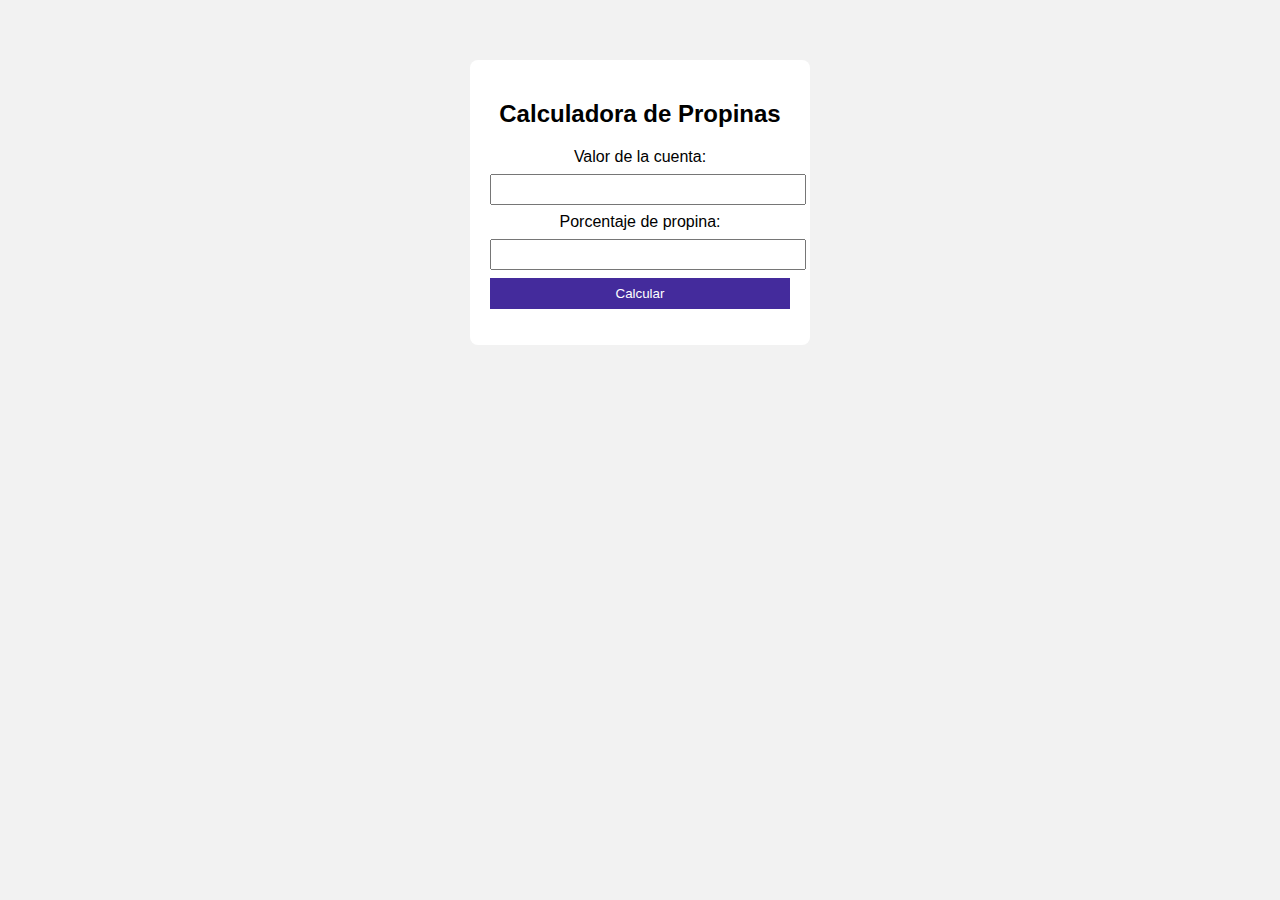
<file: Calculadora/index.html>
<!DOCTYPE html>
<html lang="es">
<head>
    <meta charset="UTF-8">
    <title>Calculadora de Propinas</title>
    <link rel="stylesheet" href="style.css">
</head>
<body>

    <div class="contenedor">
        <h2>Calculadora de Propinas</h2>

        <label>Valor de la cuenta:</label>
        <input type="number" id="cuenta">

        <label>Porcentaje de propina:</label>
        <input type="number" id="propina">

        <button onclick="mostrarTotal()">Calcular</button>

        <p id="resultado"></p>
    </div>

    <script src="script.js"></script>
</body>
</html>
</file>
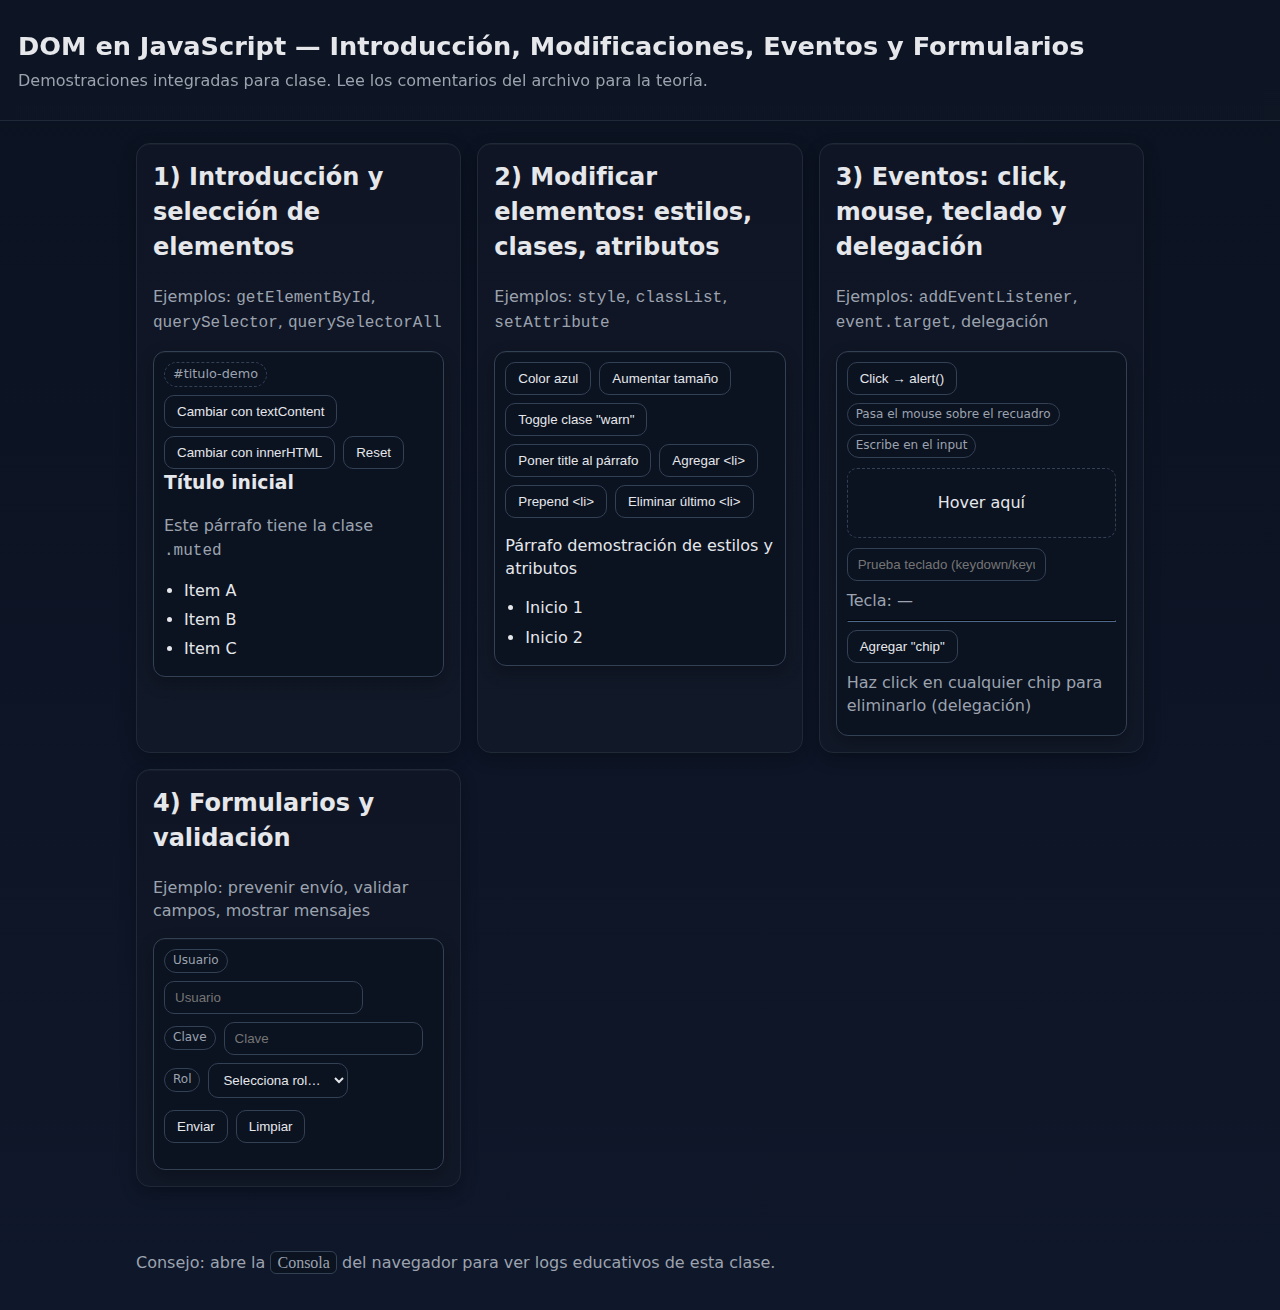
<file: Clase 3/index.html>
<!DOCTYPE html>
<html lang="es">
<head>
  <meta charset="UTF-8" />
  <title>Clase DOM: Introducción, Modificaciones, Eventos y Formularios</title>
  <meta name="viewport" content="width=device-width, initial-scale=1" />
  <style>
    /* 
    ==========================================================
    Estilos mínimos para visualizar la clase de forma clara.
    Puedes modificarlos libremente durante la explicación.
    ==========================================================
    */
    :root {
      --bg: #0f172a;         /* fondo oscuro */
      --card: #111827;       /* tarjetas */
      --muted: #9ca3af;      /* texto secundario */
      --text: #e5e7eb;       /* texto principal */
      --accent: #38bdf8;     /* azul */
      --ok: #22c55e;         /* verde */
      --warn: #f59e0b;       /* naranja */
      --danger: #ef4444;     /* rojo */
    }
    * { box-sizing: border-box; }
    body {
      margin: 0;
      font-family: system-ui, -apple-system, Segoe UI, Roboto, Ubuntu, Cantarell, Noto Sans, Arial, "Apple Color Emoji", "Segoe UI Emoji";
      background: linear-gradient(180deg, #0b1220, var(--bg));
      color: var(--text);
      line-height: 1.45;
    }
    header {
      padding: 28px 18px;
      border-bottom: 1px solid #1f2937;
      background: rgba(17, 24, 39, 0.4);
      backdrop-filter: blur(6px);
      position: sticky; top: 0; z-index: 10;
    }
    h1 {
      margin: 0 0 4px 0;
      font-size: 1.6rem;
    }
    header p { margin: 0; color: var(--muted); }
    main {
      max-width: 1040px;
      margin: 22px auto 64px;
      padding: 0 16px;
      display: grid;
      grid-template-columns: repeat(auto-fit, minmax(300px, 1fr));
      gap: 16px;
    }
    section, article {
      background: linear-gradient(180deg, #0f1524, var(--card));
      border: 1px solid #1f2937;
      border-radius: 14px;
      padding: 16px;
      box-shadow: 0 6px 16px rgba(0,0,0,0.25), inset 0 1px 0 rgba(255,255,255,0.04);
    }
    section h2, article h3 { margin-top: 0; }
    code, pre { font-family: ui-monospace, SFMono-Regular, Menlo, Monaco, Consolas, "Liberation Mono", "Courier New", monospace; }
    .muted { color: var(--muted); }
    .row { display: flex; gap: 8px; align-items: center; flex-wrap: wrap; }
    .btn {
      border: 1px solid #334155;
      background: #0b1220;
      color: var(--text);
      padding: 8px 12px;
      border-radius: 10px;
      cursor: pointer;
      transition: all .15s ease;
    }
    .btn:hover { border-color: var(--accent); box-shadow: 0 0 0 3px rgba(56,189,248,0.18); }
    input, select {
      background: #0b1220;
      color: var(--text);
      border: 1px solid #334155;
      padding: 8px 10px;
      border-radius: 10px;
      outline: none;
    }
    input:focus, select:focus { border-color: var(--accent); box-shadow: 0 0 0 3px rgba(56,189,248,0.18); }
    ul.demo { margin: 0; padding-left: 20px; }
    li.demo-item { margin: 6px 0; }
    .tag { font-size: .8rem; color: var(--muted); border: 1px dashed #334155; padding: 2px 8px; border-radius: 999px; }
    .ok { color: var(--ok); }
    .warn { color: var(--warn); }
    .danger { color: var(--danger); }
    .panel {
      border: 1px solid #334155;
      border-radius: 12px;
      padding: 10px;
      background: #0b1220;
    }
    .todo-item {
      display: flex; align-items: center; justify-content: space-between;
      gap: 8px; padding: 8px 10px; border: 1px solid #334155; border-radius: 10px;
    }
    .todo-item.done { opacity: 0.65; text-decoration: line-through; }
    .pill {
      font-size: .75rem; padding: 2px 8px; border-radius: 999px;
      border: 1px solid #334155; color: var(--muted);
    }
    .kbd { font-family: ui-monospace, Menlo, Monaco, Consolas; background: #0b1220; border: 1px solid #334155; padding: 2px 6px; border-radius: 6px; }
    footer { max-width: 1040px; margin: 36px auto; color: var(--muted); padding: 0 16px; }
  </style>
</head>
<body>

  <header>
    <h1>DOM en JavaScript — Introducción, Modificaciones, Eventos y Formularios</h1>
    <p class="muted">Demostraciones integradas para clase. Lee los comentarios del archivo para la teoría.</p>
  </header>

  <main>
    <!-- BLOQUE 1: Introducción y selección -->
    <section id="intro">
      <h2>1) Introducción y selección de elementos</h2>
      <p class="muted">Ejemplos: <code>getElementById</code>, <code>querySelector</code>, <code>querySelectorAll</code></p>
      <article class="panel">
        <div class="row">
          <span class="tag">#titulo-demo</span>
          <button id="btn-textcontent" class="btn">Cambiar con textContent</button>
          <button id="btn-innerhtml" class="btn">Cambiar con innerHTML</button>
          <button id="btn-reset" class="btn">Reset</button>
        </div>
        <h3 id="titulo-demo">Título inicial</h3>
        <p id="p-demo" class="muted">Este párrafo tiene la clase <code>.muted</code></p>
        <ul id="lista-demo" class="demo">
          <li class="demo-item">Item A</li>
          <li class="demo-item">Item B</li>
          <li class="demo-item">Item C</li>
        </ul>
      </article>
    </section>

    <!-- BLOQUE 2: Modificar elementos -->
    <section id="mods">
      <h2>2) Modificar elementos: estilos, clases, atributos</h2>
      <p class="muted">Ejemplos: <code>style</code>, <code>classList</code>, <code>setAttribute</code></p>
      <article class="panel">
        <div class="row">
          <button id="btn-color" class="btn">Color azul</button>
          <button id="btn-big" class="btn">Aumentar tamaño</button>
          <button id="btn-toggle-class" class="btn">Toggle clase "warn"</button>
          <button id="btn-attr" class="btn">Poner title al párrafo</button>
          <button id="btn-add-li" class="btn">Agregar &lt;li&gt;</button>
          <button id="btn-prepend-li" class="btn">Prepend &lt;li&gt;</button>
          <button id="btn-remove-last" class="btn">Eliminar último &lt;li&gt;</button>
        </div>
        <p id="p-style">Párrafo demostración de estilos y atributos</p>
        <ul id="list-styles" class="demo">
          <li class="demo-item">Inicio 1</li>
          <li class="demo-item">Inicio 2</li>
        </ul>
      </article>
    </section>

    <!-- BLOQUE 3: Eventos -->
    <section id="events">
      <h2>3) Eventos: click, mouse, teclado y delegación</h2>
      <p class="muted">Ejemplos: <code>addEventListener</code>, <code>event.target</code>, delegación</p>
      <article class="panel">
        <div class="row">
          <button id="btn-alert" class="btn">Click → alert()</button>
          <span class="pill">Pasa el mouse sobre el recuadro</span>
          <span class="pill">Escribe en el input</span>
        </div>
        <div id="hover-box" style="margin-top:10px; height:70px; border:1px dashed #334155; border-radius:10px; display:flex; align-items:center; justify-content:center;">
          Hover aquí
        </div>
        <div class="row" style="margin-top:10px;">
          <input id="key-input" type="text" placeholder="Prueba teclado (keydown/keyup)" />
          <span id="key-output" class="muted">Tecla: —</span>
        </div>
        <hr style="border-color:#1f2937;">
        <div class="row">
          <button id="btn-add-chip" class="btn">Agregar "chip"</button>
          <span class="muted">Haz click en cualquier chip para eliminarlo (delegación)</span>
        </div>
        <div id="chips" class="row" style="margin-top:8px; gap:6px; flex-wrap: wrap;">
          <!-- chips dinámicos -->
        </div>
      </article>
    </section>

    <!-- BLOQUE 4: Formularios -->
    <section id="forms">
      <h2>4) Formularios y validación</h2>
      <p class="muted">Ejemplo: prevenir envío, validar campos, mostrar mensajes</p>
      <article class="panel">
        <form id="login-form" novalidate>
          <div class="row">
            <label for="usuario" class="pill">Usuario</label>
            <input id="usuario" name="usuario" type="text" placeholder="Usuario" required minlength="3" />
          </div>
          <div class="row" style="margin-top:8px;">
            <label for="clave" class="pill">Clave</label>
            <input id="clave" name="clave" type="password" placeholder="Clave" required minlength="4" />
          </div>
          <div class="row" style="margin-top:8px;">
            <label for="rol" class="pill">Rol</label>
            <select id="rol" name="rol">
              <option value="">Selecciona rol…</option>
              <option>Estudiante</option>
              <option>Docente</option>
            </select>
          </div>
          <div class="row" style="margin-top:12px;">
            <button class="btn" type="submit">Enviar</button>
            <button id="btn-clear-form" class="btn" type="button">Limpiar</button>
          </div>
        </form>
        <p id="form-output" class="muted"></p>
      </article>
    </section>

  </main>

  <footer>
    <p>Consejo: abre la <span class="kbd">Consola</span> del navegador para ver logs educativos de esta clase.</p>
  </footer>
  <script src="app.js"></script>
</body>
</html>
</file>
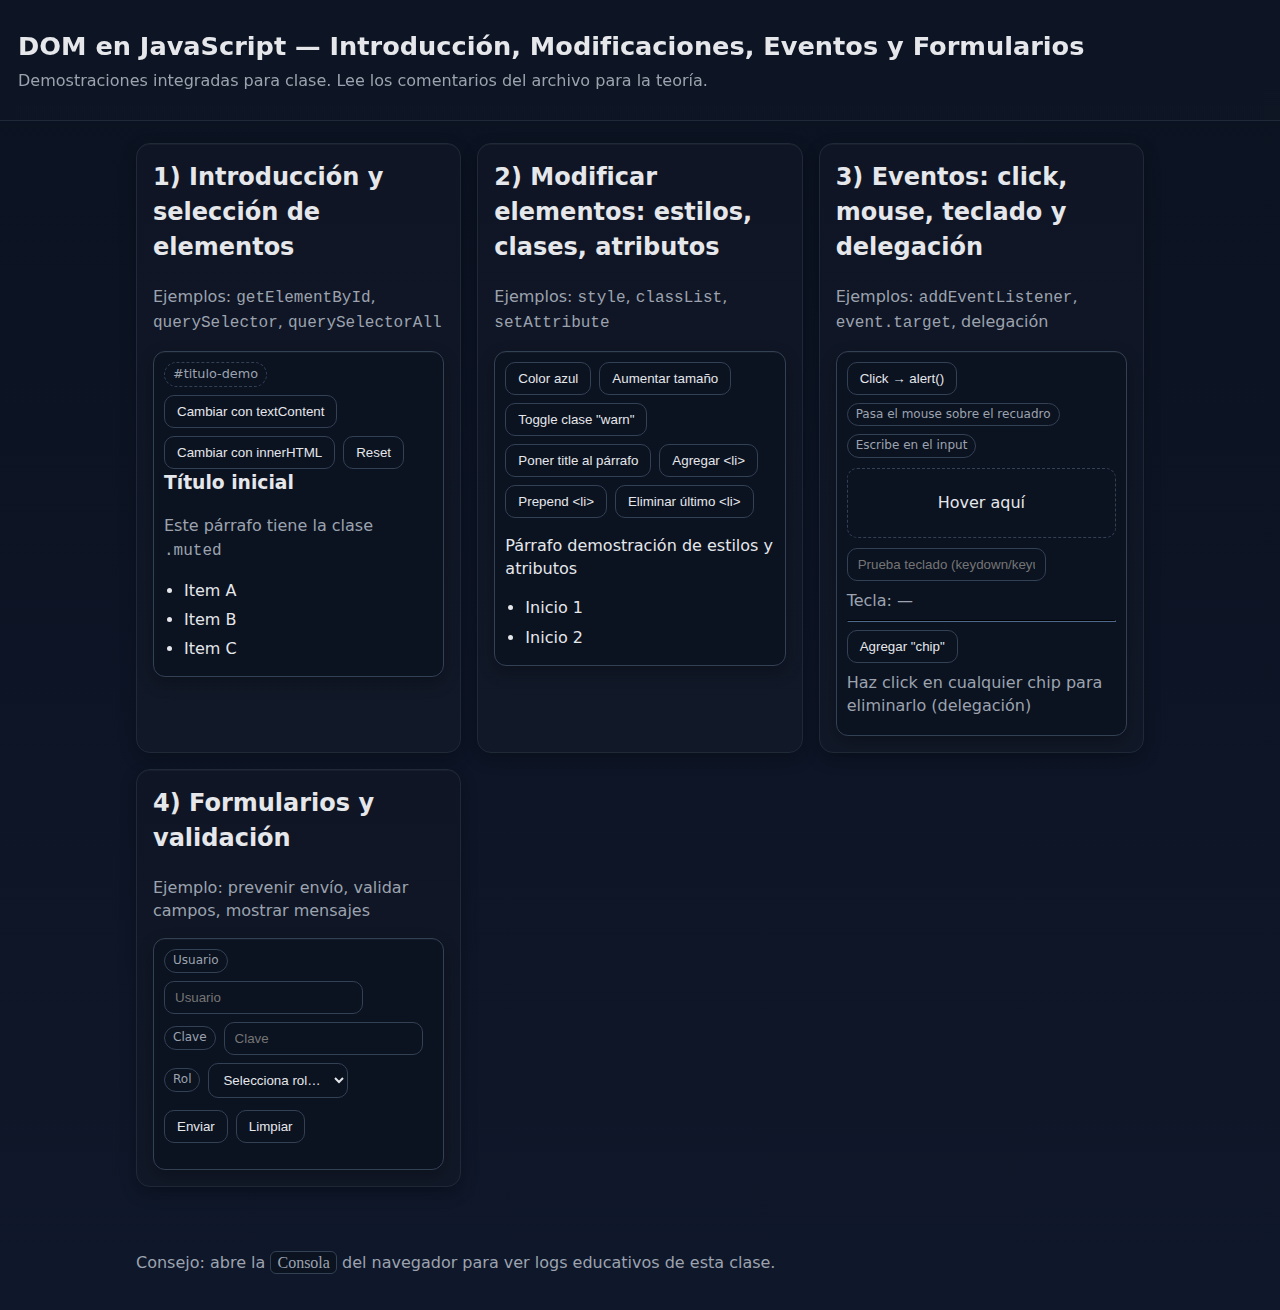
<file: clase 3/index.html>
<!DOCTYPE html>
<html lang="es">
<head>
  <meta charset="UTF-8" />
  <title>Clase DOM: Introducción, Modificaciones, Eventos y Formularios</title>
  <meta name="viewport" content="width=device-width, initial-scale=1" />
  <style>
    /* 
    ==========================================================
    Estilos mínimos para visualizar la clase de forma clara.
    Puedes modificarlos libremente durante la explicación.
    ==========================================================
    */
    :root {
      --bg: #0f172a;         /* fondo oscuro */
      --card: #111827;       /* tarjetas */
      --muted: #9ca3af;      /* texto secundario */
      --text: #e5e7eb;       /* texto principal */
      --accent: #38bdf8;     /* azul */
      --ok: #22c55e;         /* verde */
      --warn: #f59e0b;       /* naranja */
      --danger: #ef4444;     /* rojo */
    }
    * { box-sizing: border-box; }
    body {
      margin: 0;
      font-family: system-ui, -apple-system, Segoe UI, Roboto, Ubuntu, Cantarell, Noto Sans, Arial, "Apple Color Emoji", "Segoe UI Emoji";
      background: linear-gradient(180deg, #0b1220, var(--bg));
      color: var(--text);
      line-height: 1.45;
    }
    header {
      padding: 28px 18px;
      border-bottom: 1px solid #1f2937;
      background: rgba(17, 24, 39, 0.4);
      backdrop-filter: blur(6px);
      position: sticky; top: 0; z-index: 10;
    }
    h1 {
      margin: 0 0 4px 0;
      font-size: 1.6rem;
    }
    header p { margin: 0; color: var(--muted); }
    main {
      max-width: 1040px;
      margin: 22px auto 64px;
      padding: 0 16px;
      display: grid;
      grid-template-columns: repeat(auto-fit, minmax(300px, 1fr));
      gap: 16px;
    }
    section, article {
      background: linear-gradient(180deg, #0f1524, var(--card));
      border: 1px solid #1f2937;
      border-radius: 14px;
      padding: 16px;
      box-shadow: 0 6px 16px rgba(0,0,0,0.25), inset 0 1px 0 rgba(255,255,255,0.04);
    }
    section h2, article h3 { margin-top: 0; }
    code, pre { font-family: ui-monospace, SFMono-Regular, Menlo, Monaco, Consolas, "Liberation Mono", "Courier New", monospace; }
    .muted { color: var(--muted); }
    .row { display: flex; gap: 8px; align-items: center; flex-wrap: wrap; }
    .btn {
      border: 1px solid #334155;
      background: #0b1220;
      color: var(--text);
      padding: 8px 12px;
      border-radius: 10px;
      cursor: pointer;
      transition: all .15s ease;
    }
    .btn:hover { border-color: var(--accent); box-shadow: 0 0 0 3px rgba(56,189,248,0.18); }
    input, select {
      background: #0b1220;
      color: var(--text);
      border: 1px solid #334155;
      padding: 8px 10px;
      border-radius: 10px;
      outline: none;
    }
    input:focus, select:focus { border-color: var(--accent); box-shadow: 0 0 0 3px rgba(56,189,248,0.18); }
    ul.demo { margin: 0; padding-left: 20px; }
    li.demo-item { margin: 6px 0; }
    .tag { font-size: .8rem; color: var(--muted); border: 1px dashed #334155; padding: 2px 8px; border-radius: 999px; }
    .ok { color: var(--ok); }
    .warn { color: var(--warn); }
    .danger { color: var(--danger); }
    .panel {
      border: 1px solid #334155;
      border-radius: 12px;
      padding: 10px;
      background: #0b1220;
    }
    .todo-item {
      display: flex; align-items: center; justify-content: space-between;
      gap: 8px; padding: 8px 10px; border: 1px solid #334155; border-radius: 10px;
    }
    .todo-item.done { opacity: 0.65; text-decoration: line-through; }
    .pill {
      font-size: .75rem; padding: 2px 8px; border-radius: 999px;
      border: 1px solid #334155; color: var(--muted);
    }
    .kbd { font-family: ui-monospace, Menlo, Monaco, Consolas; background: #0b1220; border: 1px solid #334155; padding: 2px 6px; border-radius: 6px; }
    footer { max-width: 1040px; margin: 36px auto; color: var(--muted); padding: 0 16px; }
  </style>
</head>
<body>
  <header>
    <h1>DOM en JavaScript — Introducción, Modificaciones, Eventos y Formularios</h1>
    <p class="muted">Demostraciones integradas para clase. Lee los comentarios del archivo para la teoría.</p>
  </header>

  <main>
    <!-- BLOQUE 1: Introducción y selección -->
    <section id="intro">
      <h2>1) Introducción y selección de elementos</h2>
      <p class="muted">Ejemplos: <code>getElementById</code>, <code>querySelector</code>, <code>querySelectorAll</code></p>
      <article class="panel">
        <div class="row">
          <span class="tag">#titulo-demo</span>
          <button id="btn-textcontent" class="btn">Cambiar con textContent</button>
          <button id="btn-innerhtml" class="btn">Cambiar con innerHTML</button>
          <button id="btn-reset" class="btn">Reset</button>
        </div>
        <h3 id="titulo-demo">Título inicial</h3>
        <p id="p-demo" class="muted">Este párrafo tiene la clase <code>.muted</code></p>
        <ul id="lista-demo" class="demo">
          <li class="demo-item">Item A</li>
          <li class="demo-item">Item B</li>
          <li class="demo-item">Item C</li>
        </ul>
      </article>
    </section>

    <!-- BLOQUE 2: Modificar elementos -->
    <section id="mods">
      <h2>2) Modificar elementos: estilos, clases, atributos</h2>
      <p class="muted">Ejemplos: <code>style</code>, <code>classList</code>, <code>setAttribute</code></p>
      <article class="panel">
        <div class="row">
          <button id="btn-color" class="btn">Color azul</button>
          <button id="btn-big" class="btn">Aumentar tamaño</button>
          <button id="btn-toggle-class" class="btn">Toggle clase "warn"</button>
          <button id="btn-attr" class="btn">Poner title al párrafo</button>
          <button id="btn-add-li" class="btn">Agregar &lt;li&gt;</button>
          <button id="btn-prepend-li" class="btn">Prepend &lt;li&gt;</button>
          <button id="btn-remove-last" class="btn">Eliminar último &lt;li&gt;</button>
        </div>
        <p id="p-style">Párrafo demostración de estilos y atributos</p>
        <ul id="list-styles" class="demo">
          <li class="demo-item">Inicio 1</li>
          <li class="demo-item">Inicio 2</li>
        </ul>
      </article>
    </section>

    <!-- BLOQUE 3: Eventos -->
    <section id="events">
      <h2>3) Eventos: click, mouse, teclado y delegación</h2>
      <p class="muted">Ejemplos: <code>addEventListener</code>, <code>event.target</code>, delegación</p>
      <article class="panel">
        <div class="row">
          <button id="btn-alert" class="btn">Click → alert()</button>
          <span class="pill">Pasa el mouse sobre el recuadro</span>
          <span class="pill">Escribe en el input</span>
        </div>
        <div id="hover-box" style="margin-top:10px; height:70px; border:1px dashed #334155; border-radius:10px; display:flex; align-items:center; justify-content:center;">
          Hover aquí
        </div>
        <div class="row" style="margin-top:10px;">
          <input id="key-input" type="text" placeholder="Prueba teclado (keydown/keyup)" />
          <span id="key-output" class="muted">Tecla: —</span>
        </div>
        <hr style="border-color:#1f2937;">
        <div class="row">
          <button id="btn-add-chip" class="btn">Agregar "chip"</button>
          <span class="muted">Haz click en cualquier chip para eliminarlo (delegación)</span>
        </div>
        <div id="chips" class="row" style="margin-top:8px; gap:6px; flex-wrap: wrap;">
          <!-- chips dinámicos -->
        </div>
      </article>
    </section>

    <!-- BLOQUE 4: Formularios -->
    <section id="forms">
      <h2>4) Formularios y validación</h2>
      <p class="muted">Ejemplo: prevenir envío, validar campos, mostrar mensajes</p>
      <article class="panel">
        <form id="login-form" novalidate>
          <div class="row">
            <label for="usuario" class="pill">Usuario</label>
            <input id="usuario" name="usuario" type="text" placeholder="Usuario" required minlength="3" />
          </div>
          <div class="row" style="margin-top:8px;">
            <label for="clave" class="pill">Clave</label>
            <input id="clave" name="clave" type="password" placeholder="Clave" required minlength="4" />
          </div>
          <div class="row" style="margin-top:8px;">
            <label for="rol" class="pill">Rol</label>
            <select id="rol" name="rol">
              <option value="">Selecciona rol…</option>
              <option>Estudiante</option>
              <option>Docente</option>
            </select>
          </div>
          <div class="row" style="margin-top:12px;">
            <button class="btn" type="submit">Enviar</button>
            <button id="btn-clear-form" class="btn" type="button">Limpiar</button>
          </div>
        </form>
        <p id="form-output" class="muted"></p>
      </article>
    </section>

  </main>

  <footer>
    <p>Consejo: abre la <span class="kbd">Consola</span> del navegador para ver logs educativos de esta clase.</p>
  </footer>
  
  <script src="app.js"></script>
</body>
</html>
</file>
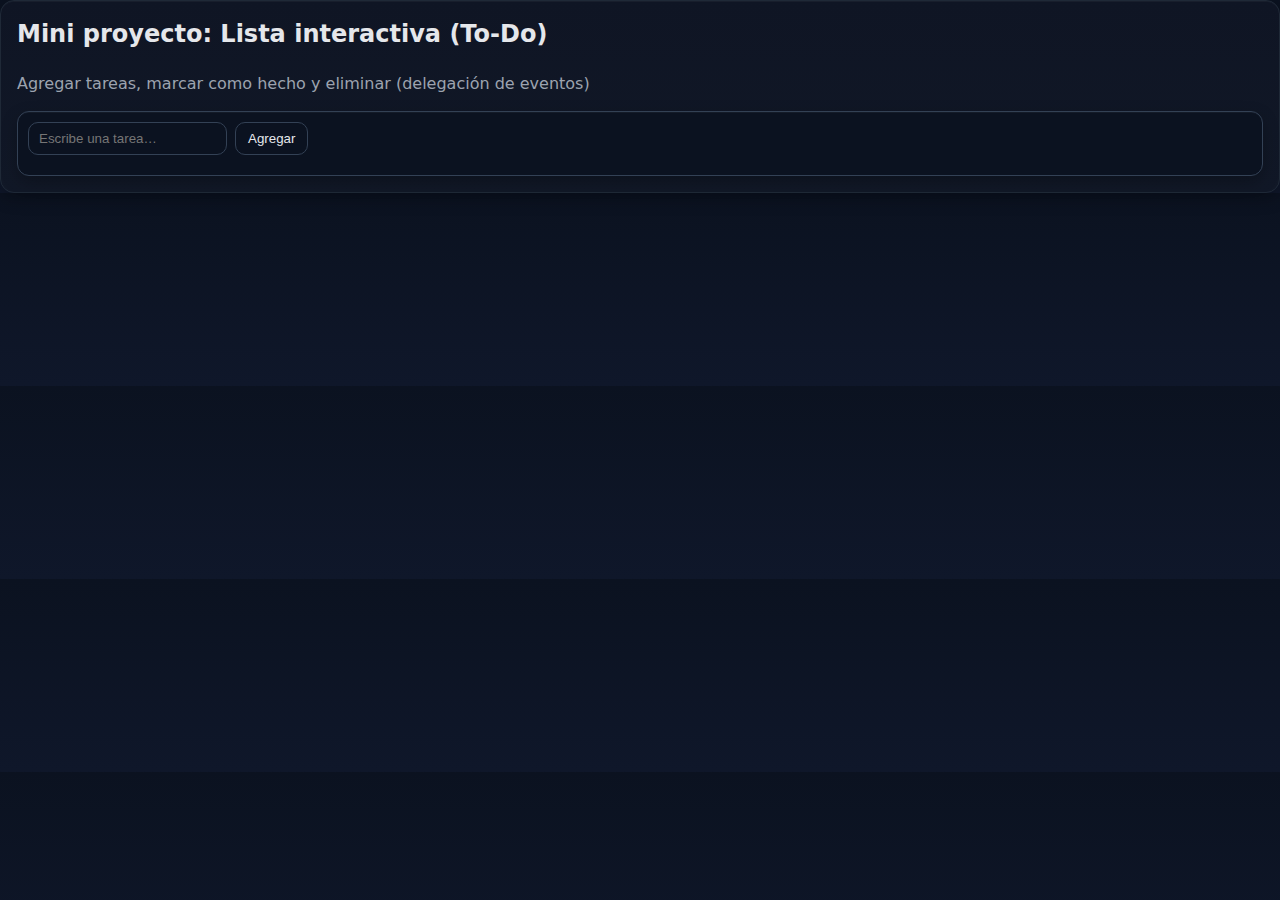
<file: clase3-ToDo/index.html>
<!DOCTYPE html>
<html lang="en">
<head>
    <meta charset="UTF-8">
    <meta name="viewport" content="width=device-width, initial-scale=1.0">
    <title>Document</title>
    <style>
    /* 
    ==========================================================
    Estilos mínimos para visualizar la clase de forma clara.
    Puedes modificarlos libremente durante la explicación.
    ==========================================================
    */
    :root {
      --bg: #0f172a;         /* fondo oscuro */
      --card: #111827;       /* tarjetas */
      --muted: #9ca3af;      /* texto secundario */
      --text: #e5e7eb;       /* texto principal */
      --accent: #38bdf8;     /* azul */
      --ok: #22c55e;         /* verde */
      --warn: #f59e0b;       /* naranja */
      --danger: #ef4444;     /* rojo */
    }
    * { box-sizing: border-box; }
    body {
      margin: 0;
      font-family: system-ui, -apple-system, Segoe UI, Roboto, Ubuntu, Cantarell, Noto Sans, Arial, "Apple Color Emoji", "Segoe UI Emoji";
      background: linear-gradient(180deg, #0b1220, var(--bg));
      color: var(--text);
      line-height: 1.45;
    }
    header {
      padding: 28px 18px;
      border-bottom: 1px solid #1f2937;
      background: rgba(17, 24, 39, 0.4);
      backdrop-filter: blur(6px);
      position: sticky; top: 0; z-index: 10;
    }
    h1 {
      margin: 0 0 4px 0;
      font-size: 1.6rem;
    }
    header p { margin: 0; color: var(--muted); }
    main {
      max-width: 1040px;
      margin: 22px auto 64px;
      padding: 0 16px;
      display: grid;
      grid-template-columns: repeat(auto-fit, minmax(300px, 1fr));
      gap: 16px;
    }
    section, article {
      background: linear-gradient(180deg, #0f1524, var(--card));
      border: 1px solid #1f2937;
      border-radius: 14px;
      padding: 16px;
      box-shadow: 0 6px 16px rgba(0,0,0,0.25), inset 0 1px 0 rgba(255,255,255,0.04);
    }
    section h2, article h3 { margin-top: 0; }
    code, pre { font-family: ui-monospace, SFMono-Regular, Menlo, Monaco, Consolas, "Liberation Mono", "Courier New", monospace; }
    .muted { color: var(--muted); }
    .row { display: flex; gap: 8px; align-items: center; flex-wrap: wrap; }
    .btn {
      border: 1px solid #334155;
      background: #0b1220;
      color: var(--text);
      padding: 8px 12px;
      border-radius: 10px;
      cursor: pointer;
      transition: all .15s ease;
    }
    .btn:hover { border-color: var(--accent); box-shadow: 0 0 0 3px rgba(56,189,248,0.18); }
    input, select {
      background: #0b1220;
      color: var(--text);
      border: 1px solid #334155;
      padding: 8px 10px;
      border-radius: 10px;
      outline: none;
    }
    input:focus, select:focus { border-color: var(--accent); box-shadow: 0 0 0 3px rgba(56,189,248,0.18); }
    ul.demo { margin: 0; padding-left: 20px; }
    li.demo-item { margin: 6px 0; }
    .tag { font-size: .8rem; color: var(--muted); border: 1px dashed #334155; padding: 2px 8px; border-radius: 999px; }
    .ok { color: var(--ok); }
    .warn { color: var(--warn); }
    .danger { color: var(--danger); }
    .panel {
      border: 1px solid #334155;
      border-radius: 12px;
      padding: 10px;
      background: #0b1220;
    }
    .todo-item {
      display: flex; align-items: center; justify-content: space-between;
      gap: 8px; padding: 8px 10px; border: 1px solid #334155; border-radius: 10px;
    }
    .todo-item.done { opacity: 0.65; text-decoration: line-through; }
    .pill {
      font-size: .75rem; padding: 2px 8px; border-radius: 999px;
      border: 1px solid #334155; color: var(--muted);
    }
    .kbd { font-family: ui-monospace, Menlo, Monaco, Consolas; background: #0b1220; border: 1px solid #334155; padding: 2px 6px; border-radius: 6px; }
    footer { max-width: 1040px; margin: 36px auto; color: var(--muted); padding: 0 16px; }
  </style>
</head>
<body>
    <!-- MINI PROYECTO: Lista de tareas -->
    <section id="todo">
      <h2>Mini proyecto: Lista interactiva (To‑Do)</h2>
      <p class="muted">Agregar tareas, marcar como hecho y eliminar (delegación de eventos)</p>
      <article class="panel">
        <form id="todo-form" class="row" autocomplete="off">
          <input id="todo-input" type="text" placeholder="Escribe una tarea…" />
          <button class="btn" type="submit">Agregar</button>
        </form>
        <div id="todo-list" style="margin-top:10px; display: grid; gap: 8px;">
          <!-- Items dinámicos -->
        </div>
      </article>
    </section>
    <script src="app.js"></script>
</body>
</html>
</file>
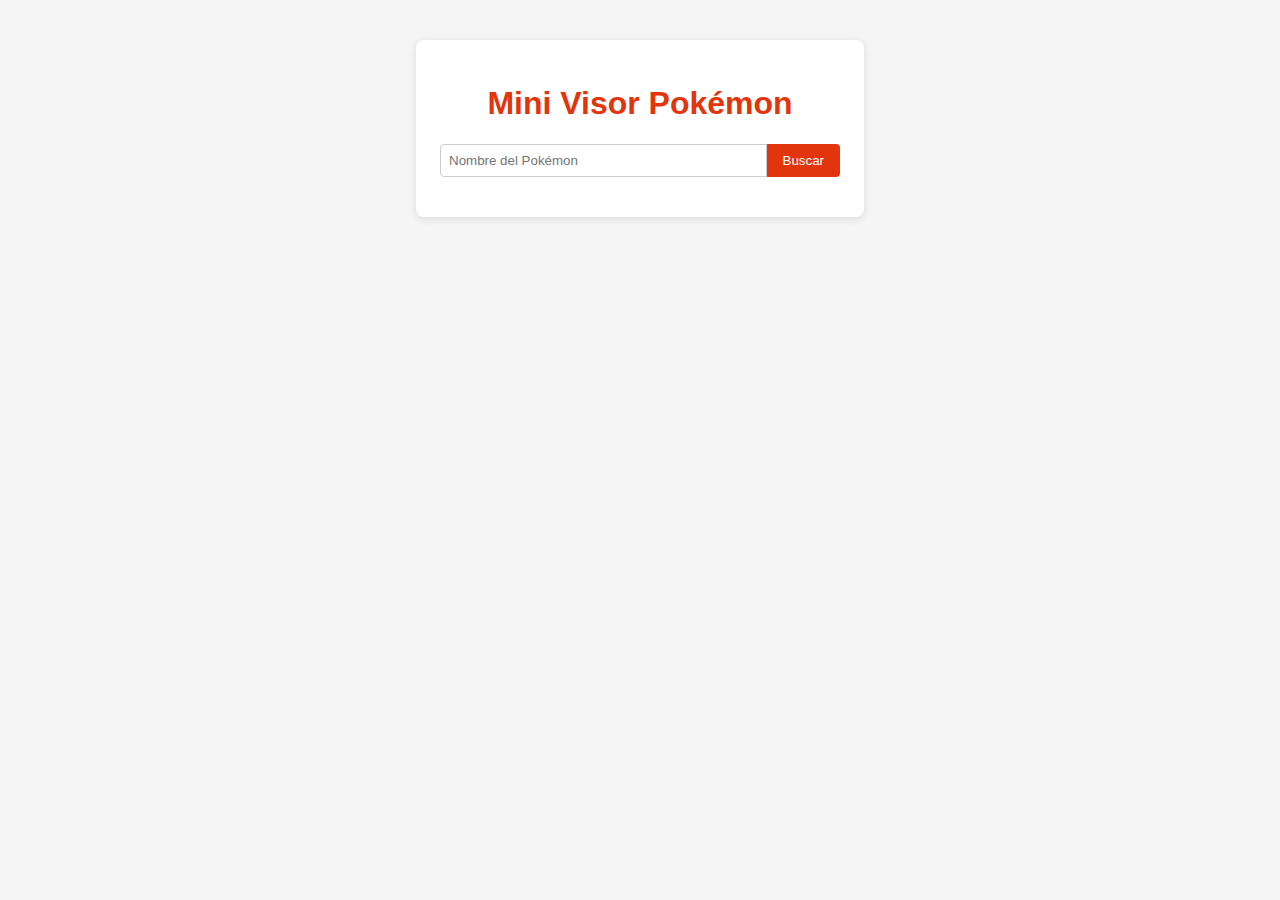
<file: pokeAPI/index.html>
<!DOCTYPE html>
<html lang="es">
<head>
    <meta charset="UTF-8">
    <meta name="viewport" content="width=device-width, initial-scale=1.0">
    <title>Mini Visor Pokémon</title>
    <style>
        body { font-family: Arial, sans-serif; background: #f5f5f5; margin: 0; padding: 0; }
        .container { max-width: 400px; margin: 40px auto; background: #fff; border-radius: 8px; box-shadow: 0 2px 8px rgba(0,0,0,0.1); padding: 24px; }
        h1 { text-align: center; color: #e3350d; }
        .input-group { display: flex; margin-bottom: 16px; }
        input[type="text"] { flex: 1; padding: 8px; border-radius: 4px 0 0 4px; border: 1px solid #ccc; }
        button { padding: 8px 16px; border: none; background: #e3350d; color: #fff; border-radius: 0 4px 4px 0; cursor: pointer; }
        .pokemon-info { text-align: center; margin-top: 16px; }
        .pokemon-img { width: 120px; height: 120px; object-fit: contain; margin-bottom: 8px; }
        .error { color: #e3350d; text-align: center; margin-top: 16px; }
    </style>
</head>
<body>
    <div class="container">
        <h1>Mini Visor Pokémon</h1>
        <div class="input-group">
            <input type="text" id="pokemonInput" placeholder="Nombre del Pokémon">
            <button id="searchBtn">Buscar</button>
        </div>
        <div id="pokemonInfo" class="pokemon-info"></div>
        <div id="errorMsg" class="error"></div>
    </div>
    <script src="app.js"></script>
</body>
</html>
</file>
<file: Calculadora/style.css>
body {
    font-family: Arial, sans-serif;
    background-color: #f2f2f2;
}

.contenedor {
    width: 300px;
    margin: 60px auto;
    background: white;
    padding: 20px;
    border-radius: 8px;
    text-align: center;
}

input {
    width: 100%;
    margin: 8px 0;
    padding: 6px;
}

button {
    width: 100%;
    padding: 8px;
    background-color: #442b9c;
    color: white;
    border: none;
    cursor: pointer;
}
</file>
